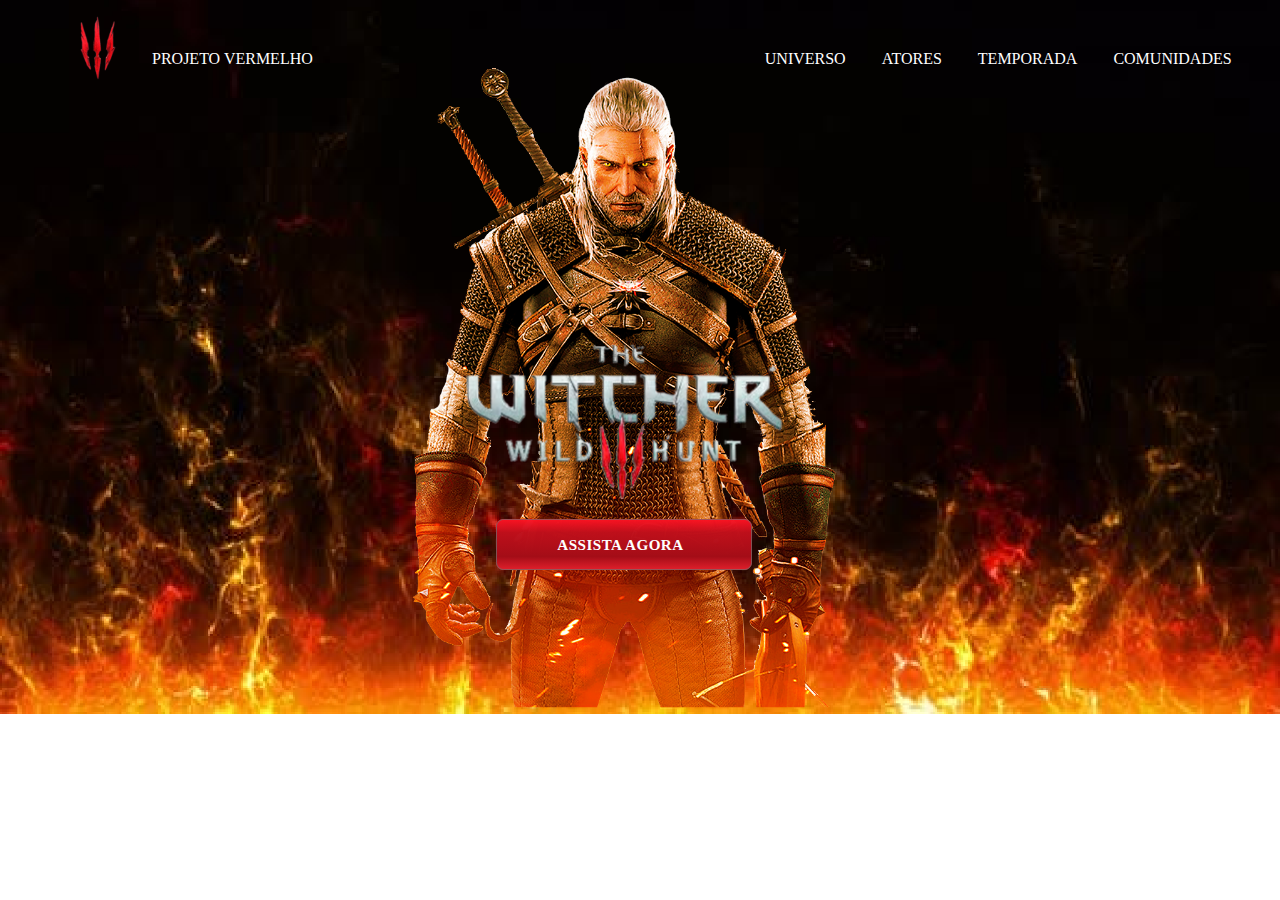
<file: index.html>
<!DOCTYPE html>
<html lang="en">
<head>
    <meta charset="UTF-8">
    <meta name="viewport" content="width=device-width, initial-scale=1.0">
    <link rel="stylesheet" href="style.css">
    <title>Document</title>
</head>
<body>
    <header>
        <section>
            <div class="box-log">
                <img src="assets/img/witcher simbol.png" alt=""> 
                <p>Projeto Vermelho</p>
            </div>
            <div class="box-navigation">
                <ul >
                    <li>universo</li>
                    <li>atores</li>
                    <li>temporada</li>
                    <li>comunidades</li>
                </ul>
            </div>       
        </section>
    </header>
    <main>
        <div class="box-person">
            <img class="img-main" src="assets/img/the witcher.jpeg.png" alt="">          
            <img class="btn-main" src="assets/img/botão.svg" alt="">
        </div>
    </main>
</body>
</html>
</file>
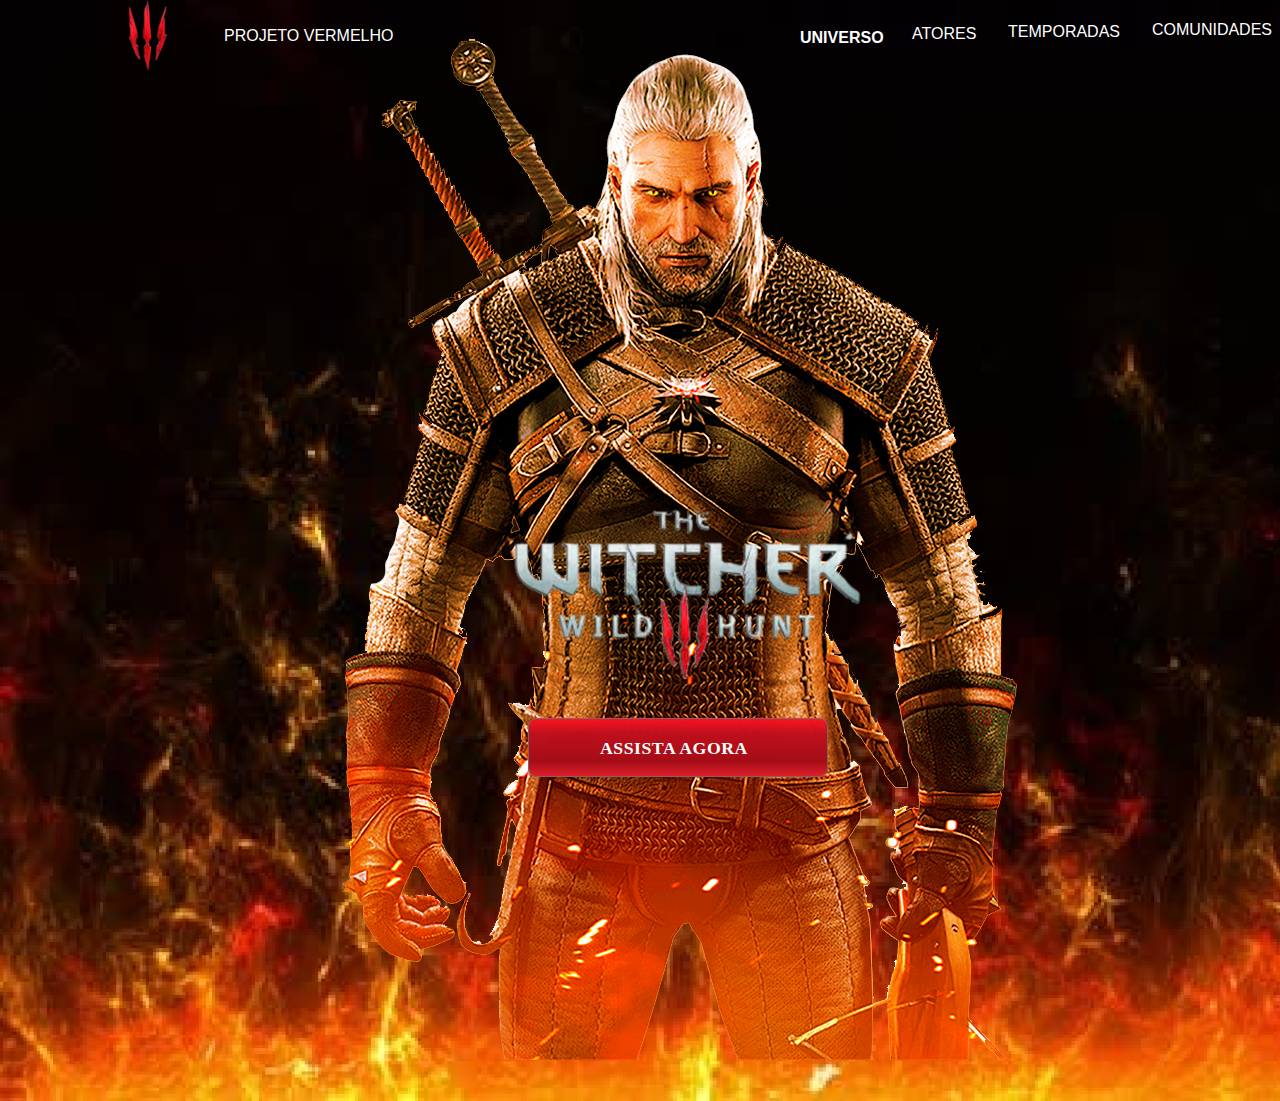
<file: correcao.html>
<!DOCTYPE html>
<html lang="pt-BR">
    <head>
        <title>TheWitcher</title>
        <meta charset="UTF-8">
        <link rel="stylesheet" href="correcao.css">
    </head>
    <body>
        <header>
            <nav>
                <div>
                    <img src="assets/img/witcher simbol.png" class="photo">
                    <p class="project">PROJETO VERMELHO</p>
                </div>
                <ul>
                    <li class="list1">UNIVERSO</li>
                    <li class="list2">ATORES</li>
                    <li class="list3">TEMPORADAS</li>
                    <li class="list4">COMUNIDADES</li>
                </ul>
            </nav>
        </header>
        <main>
            <section>
                <img src="assets/img/the witcher kavil2.png" class="character">
            </section>
            <section>
                <div>
                    <img src="assets/img/the witcher.jpeg.png"  class="watch">
                </div>
                <div>
                    <img src="assets/img/botão.svg" class="button">
                </div>
            </section>
        </main>
    </body>
</html>
</file>
<file: style.css>
*{
    margin: 0;
    padding: 0;
    box-sizing: border-box;
    color: #FFFFFF;
}

body{
    background-image: url(assets/img/the\ witcher\ hell.png);
    background-size: cover;
    background-repeat: no-repeat;
    background-position: center;
}

.box-log{
    display: inline-block;
    padding-left: 3rem;
}

.box-log img{
    height: 4rem;
    margin: 1rem 1rem -1rem 2rem;
}

.box-log p{
    display: inline-block;
    margin-left: 1rem;
    text-transform: uppercase;
}

.box-navigation{
    display: inline-block;
    margin-left: 28rem;
}

.box-navigation li{
    display:inline-block;
    margin-right: 2rem;
    text-transform: uppercase;

}
.box-navigation li:hover{
    font-weight: bold;
    cursor: pointer;
}
.box-person{
    background-image: url(assets/img/the\ witcher\ kavil2.png);
    background-repeat: no-repeat;
    background-size: cover;
    background-position: center;
    width: 28rem;
    height: 40rem;
    margin-left: 25rem;
}
.box-person img:hover{
    cursor: pointer;
}
.img-main{
    width: 20rem;
    margin: 17rem 0 1rem 4rem;
}
.btn-main{
    width: 16rem;
    margin-left: 6rem;

}
</file>
<file: correcao.css>
* {
    padding: 0;
    margin: 0;
    box-sizing: border-box;
}

body {
    background-image: url(assets/img/the\ witcher\ hell.png);
    background-size: cover;
    color: white;
    font-family: -apple-system, BlinkMacSystemFont, 'Segoe UI', Roboto, Oxygen, Ubuntu, Cantarell, 'Open Sans', 'Helvetica Neue', sans-serif
}

.photo {
    width: 40px;
    margin-left: 8rem;
}

.project {
    margin: -3rem 0 0 14rem;
}

ul li {
    list-style: none; 
}

.list1 {
    margin: -1rem 0 0 50rem;
    font-weight: bolder;
}

.list2 {
    margin: -1.38rem 0 0 57rem;
}

.list3 {
    margin: -1.25rem 0 0 63rem;
}

.list4 {
    margin: -1.25rem 0 0 72rem;
}

 nav ul li:hover {
    color: white;
    font-weight:bolder;
}

.character {
    margin-left: 20rem;
}

.watch {
    width: 350px;
    background-repeat: no-repeat;
    margin: -190rem 0 25rem 32rem;
    padding:0;
}

.button {
    width: 300px;
    background-repeat: no repeat;
    margin: -180rem 0 20rem 33rem;
}
</file>
